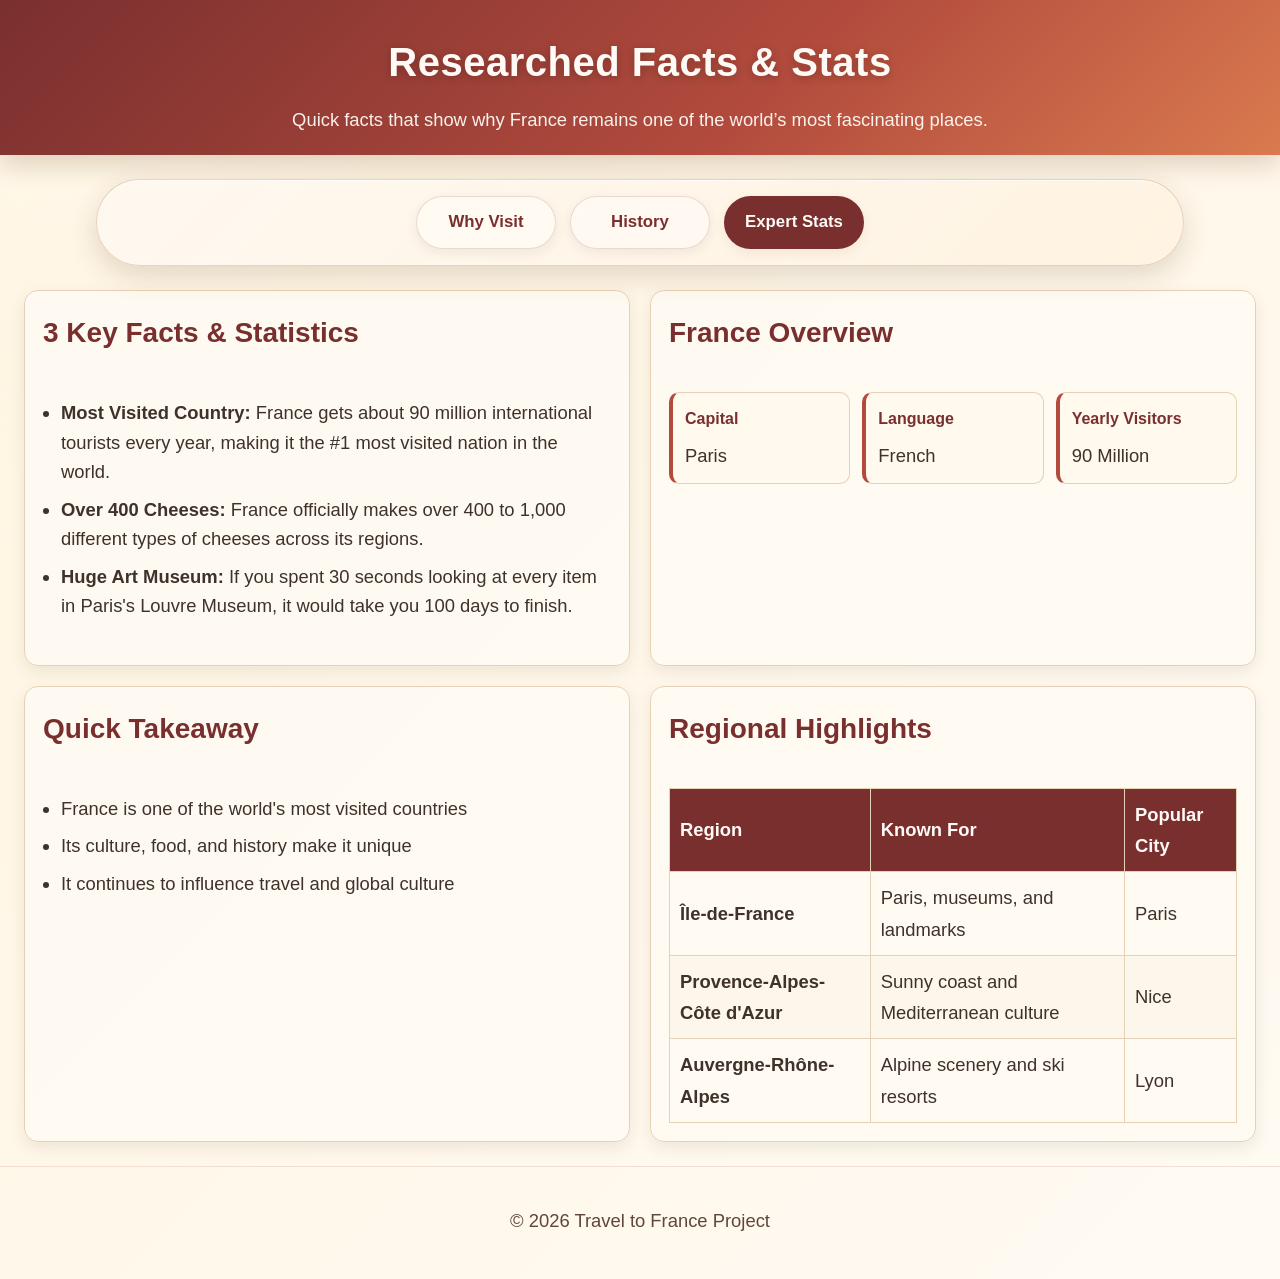
<file: expert.html>
<!DOCTYPE html>
<html lang="en">
<head>
    <meta charset="UTF-8">
    <meta name="viewport" content="width=device-width, initial-scale=1.0">
    <title>Travel France - Expert Facts</title>
    <link rel="icon" type="image/x-icon" href="https://upload.wikimedia.org/wikipedia/en/c/c3/Flag_of_France.svg">
    <link rel="stylesheet" href="style.css">
</head>
<body>

    <header>
        <h1>Researched Facts & Stats</h1>
        <p>Quick facts that show why France remains one of the world’s most fascinating places.</p>
    </header>

    <nav class="main-nav">
        <ul>
            <li><a href="index.html">Why Visit</a></li>
            <li><a href="history.html">History</a></li>
            <li><a href="expert.html" class="active">Expert Stats</a></li>
        </ul>
    </nav>

    <main class="page-grid">
        <div class="section full">
            <h2>3 Key Facts & Statistics</h2>
            <ul>
                <li><strong>Most Visited Country:</strong> France gets about 90 million international tourists every year, making it the #1 most visited nation in the world.</li>
                <li><strong>Over 400 Cheeses:</strong> France officially makes over 400 to 1,000 different types of cheeses across its regions.</li>
                <li><strong>Huge Art Museum:</strong> If you spent 30 seconds looking at every item in Paris's Louvre Museum, it would take you 100 days to finish.</li>
            </ul>
        </div>

        <div class="section">
            <h2>France Overview</h2>
            <div class="info-grid">
                <div class="info-card">
                    <h3>Capital</h3>
                    <p>Paris</p>
                </div>
                <div class="info-card">
                    <h3>Language</h3>
                    <p>French</p>
                </div>
                <div class="info-card">
                    <h3>Yearly Visitors</h3>
                    <p>90 Million</p>
                </div>
            </div>
        </div>

        <div class="section">
            <h2>Quick Takeaway</h2>
            <ul>
                <li>France is one of the world's most visited countries</li>
                <li>Its culture, food, and history make it unique</li>
                <li>It continues to influence travel and global culture</li>
            </ul>
        </div>

        <div class="section full">
            <h2>Regional Highlights</h2>
            <table>
                <thead>
                    <tr>
                        <th>Region</th>
                        <th>Known For</th>
                        <th>Popular City</th>
                    </tr>
                </thead>
                <tbody>
                    <tr>
                        <td>Île-de-France</td>
                        <td>Paris, museums, and landmarks</td>
                        <td>Paris</td>
                    </tr>
                    <tr>
                        <td>Provence-Alpes-Côte d'Azur</td>
                        <td>Sunny coast and Mediterranean culture</td>
                        <td>Nice</td>
                    </tr>
                    <tr>
                        <td>Auvergne-Rhône-Alpes</td>
                        <td>Alpine scenery and ski resorts</td>
                        <td>Lyon</td>
                    </tr>
                </tbody>
            </table>
        </div>
    </main>

    <footer>
        <p>&copy; 2026 Travel to France Project</p>
    </footer>

</body>
</html>
</file>
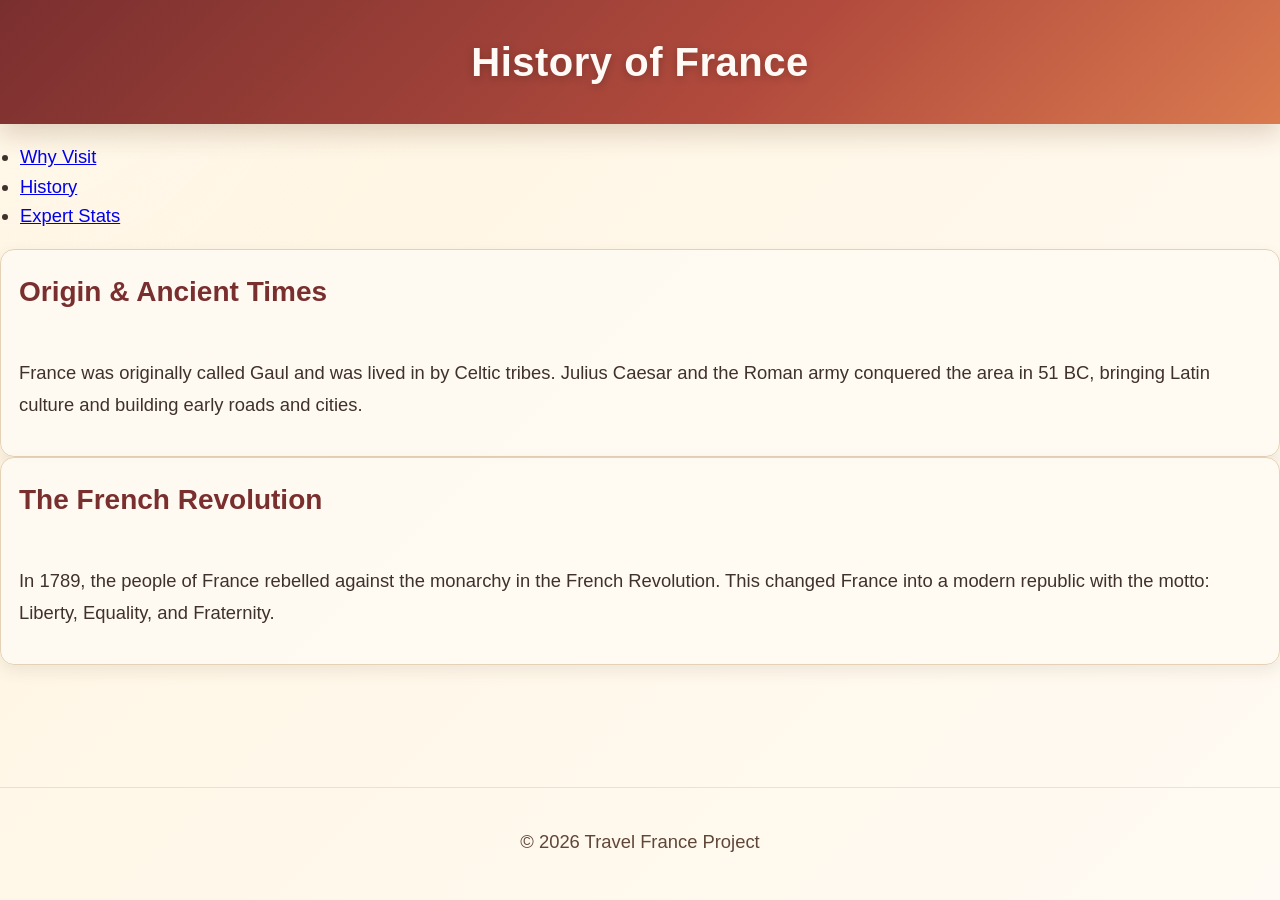
<file: History.html>
<!DOCTYPE html>
<html lang="en">
<head>
    <meta charset="UTF-8">
    <meta name="viewport" content="width=device-width, initial-scale=1.0">
    <title>Travel France - History</title>
    <link rel="icon" type="image/x-icon" href="https://upload.wikimedia.org/wikipedia/en/c/c3/Flag_of_France.svg">
    <link rel="stylesheet" href="style.css">
</head>
<body>

    <header>
        <h1>History of France</h1>
    </header>

    <nav>
        <ul>
            <li><a href="index.html">Why Visit</a></li>
            <li><a href="history.html">History</a></li>
            <li><a href="expert.html">Expert Stats</a></li>
        </ul>
    </nav>

    <main>
        <div class="section">
            <h2>Origin & Ancient Times</h2>
            <p>France was originally called Gaul and was lived in by Celtic tribes. Julius Caesar and the Roman army conquered the area in 51 BC, bringing Latin culture and building early roads and cities.</p>
        </div>

        <div class="section">
            <h2>The French Revolution</h2>
            <p>In 1789, the people of France rebelled against the monarchy in the French Revolution. This changed France into a modern republic with the motto: Liberty, Equality, and Fraternity.</p>
        </div>
    </main>

    <footer>
        <p>&copy; 2026 Travel France Project</p>
    </footer>

</body>
</html>
</file>
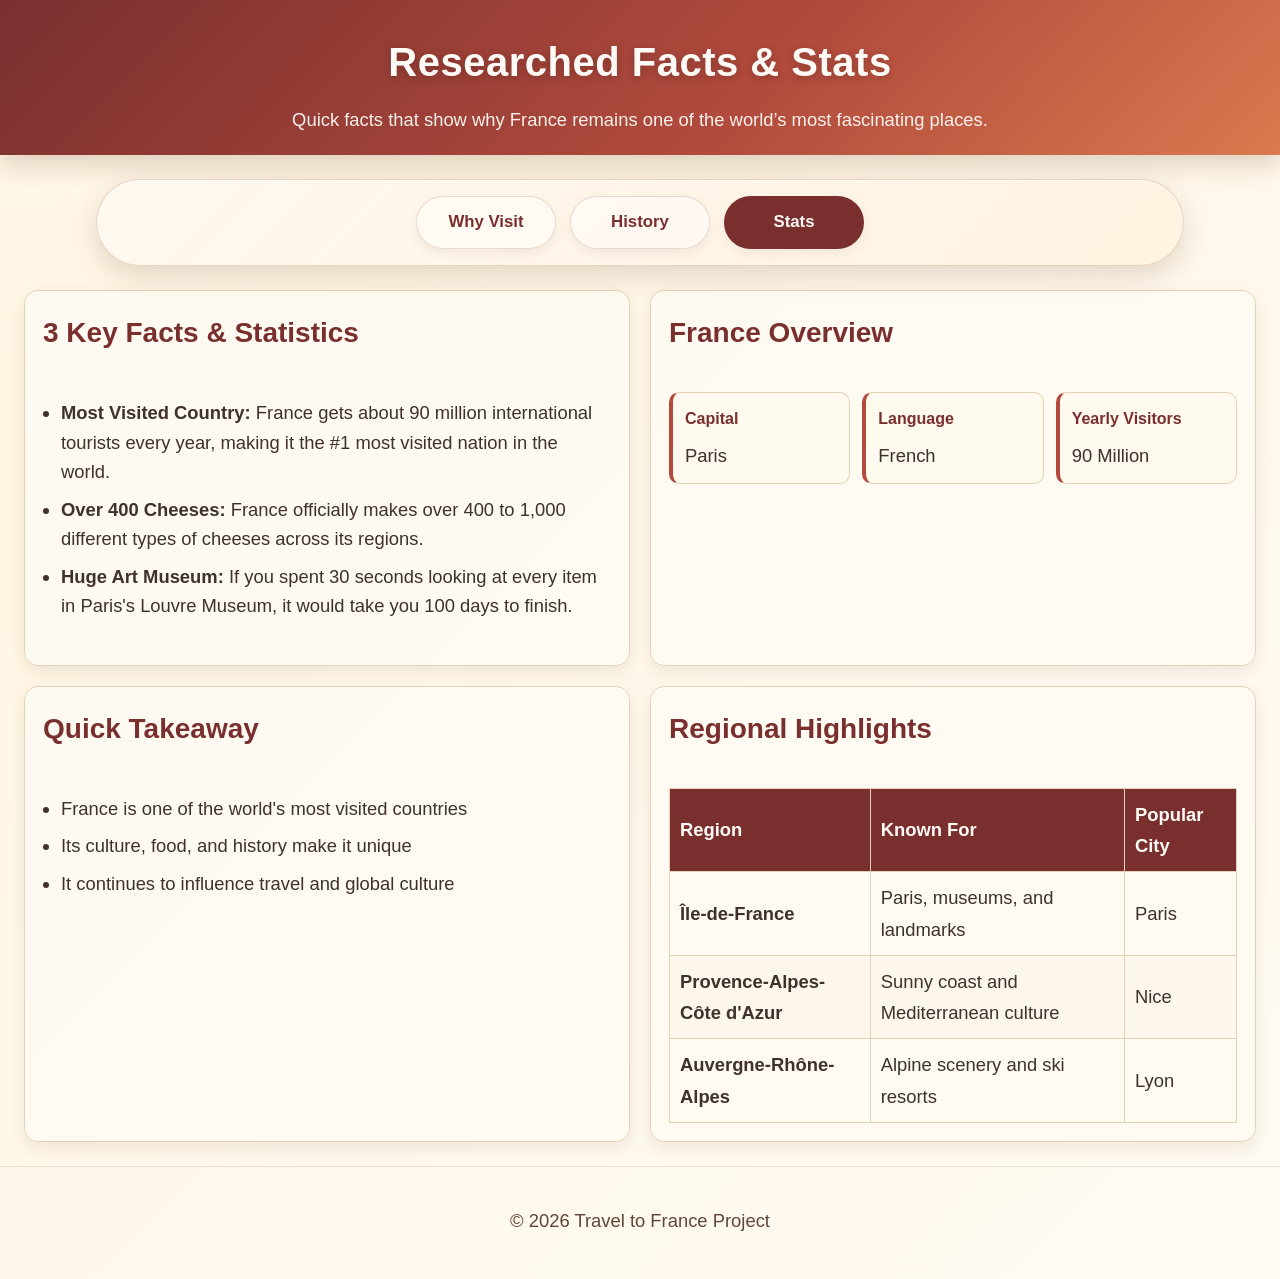
<file: Statistic.html>
<!DOCTYPE html>
<html lang="en">
<head>
    <meta charset="UTF-8">
    <meta name="viewport" content="width=device-width, initial-scale=1.0">
    <title>Travel France - Statistics</title>
    <link rel="icon" type="image/x-icon" href="https://upload.wikimedia.org/wikipedia/en/c/c3/Flag_of_France.svg">
    <link rel="stylesheet" href="style.css">
</head>
<body>

    <header>
        <h1>Researched Facts & Stats</h1>
        <p>Quick facts that show why France remains one of the world’s most fascinating places.</p>
    </header>

    <nav class="main-nav">
        <ul>
            <li><a href="index.html">Why Visit</a></li>
            <li><a href="history.html">History</a></li>
            <li><a href="Statistic.html" class="active">Stats</a></li>
        </ul>
    </nav>

    <main class="page-grid">
        <div class="section full">
            <h2>3 Key Facts & Statistics</h2>
            <ul>
                <li><strong>Most Visited Country:</strong> France gets about 90 million international tourists every year, making it the #1 most visited nation in the world.</li>
                <li><strong>Over 400 Cheeses:</strong> France officially makes over 400 to 1,000 different types of cheeses across its regions.</li>
                <li><strong>Huge Art Museum:</strong> If you spent 30 seconds looking at every item in Paris's Louvre Museum, it would take you 100 days to finish.</li>
            </ul>
        </div>

        <div class="section">
            <h2>France Overview</h2>
            <div class="info-grid">
                <div class="info-card">
                    <h3>Capital</h3>
                    <p>Paris</p>
                </div>
                <div class="info-card">
                    <h3>Language</h3>
                    <p>French</p>
                </div>
                <div class="info-card">
                    <h3>Yearly Visitors</h3>
                    <p>90 Million</p>
                </div>
            </div>
        </div>

        <div class="section">
            <h2>Quick Takeaway</h2>
            <ul>
                <li>France is one of the world's most visited countries</li>
                <li>Its culture, food, and history make it unique</li>
                <li>It continues to influence travel and global culture</li>
            </ul>
        </div>

        <div class="section full">
            <h2>Regional Highlights</h2>
            <table>
                <thead>
                    <tr>
                        <th>Region</th>
                        <th>Known For</th>
                        <th>Popular City</th>
                    </tr>
                </thead>
                <tbody>
                    <tr>
                        <td>Île-de-France</td>
                        <td>Paris, museums, and landmarks</td>
                        <td>Paris</td>
                    </tr>
                    <tr>
                        <td>Provence-Alpes-Côte d'Azur</td>
                        <td>Sunny coast and Mediterranean culture</td>
                        <td>Nice</td>
                    </tr>
                    <tr>
                        <td>Auvergne-Rhône-Alpes</td>
                        <td>Alpine scenery and ski resorts</td>
                        <td>Lyon</td>
                    </tr>
                </tbody>
            </table>
        </div>
    </main>

    <footer>
        <p>&copy; 2026 Travel to France Project</p>
    </footer>

</body>
</html>
</file>
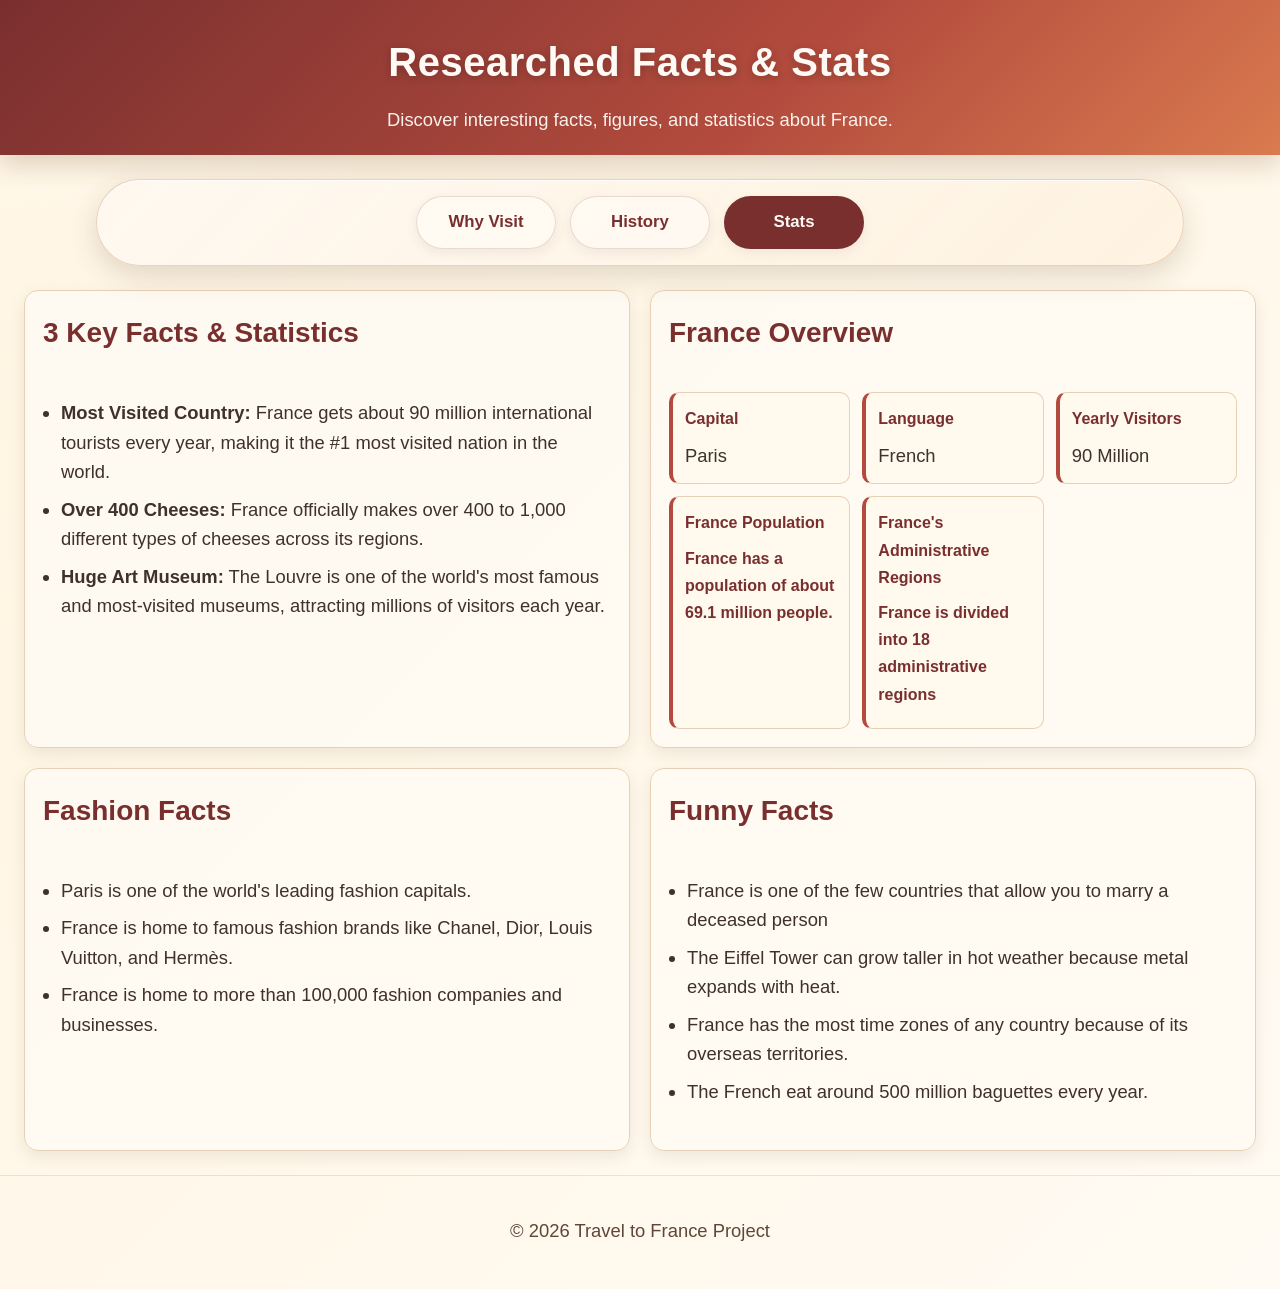
<file: Statistics.html>
<!DOCTYPE html>
<html lang="en">
<head>
    <meta charset="UTF-8">
    <meta name="viewport" content="width=device-width, initial-scale=1.0">
    <title>Travel France - Statistics</title>
    <link rel="icon" type="image/x-icon" href="https://upload.wikimedia.org/wikipedia/en/c/c3/Flag_of_France.svg">
    <link rel="stylesheet" href="style.css">
</head>
<body>

    <header>
        <h1>Researched Facts & Stats</h1>
        <p>Discover interesting facts, figures, and statistics about France.</p>
    </header>

    <nav class="main-nav">
        <ul>
            <li><a href="index.html">Why Visit</a></li>
            <li><a href="history.html">History</a></li>
            <li><a href="Statistics.html" class="active">Stats</a></li>
        </ul>
    </nav>

    <main class="page-grid">
        <div class="section full">
            <h2>3 Key Facts & Statistics</h2>
            <ul>
                <li><strong>Most Visited Country:</strong> France gets about 90 million international tourists every year, making it the #1 most visited nation in the world.</li>
                <li><strong>Over 400 Cheeses:</strong> France officially makes over 400 to 1,000 different types of cheeses across its regions.</li>
                <li><strong>Huge Art Museum:</strong> The Louvre is one of the world's most famous and most-visited museums, attracting millions of visitors each year. </li>
            </ul>
        </div>

        <div class="section">
            <h2>France Overview</h2>
            <div class="info-grid">
                <div class="info-card">
                    <h3>Capital</h3>
                    <p>Paris</p>
                </div>
                <div class="info-card">
                    <h3>Language</h3>
                    <p>French</p>
                </div>
                <div class="info-card">
                    <h3>Yearly Visitors</h3>
                    <p>90 Million</p>
                </div>
                <div class="info-card">
                    <h3>France Population</h3>
                    <h3>France has a population of about 69.1 million people.</h3>
                </div>
                <div class="info-card">
                    <h3>France's Administrative Regions</h3>
                    <h3>France is divided into 18 administrative regions</h3>
                </div>
            </div>
        </div>

        <div class="section">
            <h2>Fashion Facts</h2>
            <ul>
                <li>Paris is one of the world's leading fashion capitals.</li>
                <li>France is home to famous fashion brands like Chanel, Dior, Louis Vuitton, and Hermès.</li>
                <li>France is home to more than 100,000 fashion companies and businesses.</li>
            </ul>
        </div>

        <div class="section">
            <h2>Funny Facts</h2>
            <ul>
                <li>France is one of the few countries that allow you to marry a deceased person</li>
                <li>The Eiffel Tower can grow taller in hot weather because metal expands with heat.</li>
                <li>France has the most time zones of any country because of its overseas territories.</li>
                <li>The French eat around 500 million baguettes every year.</li>
            </ul>
        </div>
    </main>

    <footer>
        <p>&copy; 2026 Travel to France Project</p>
    </footer>

</body>
</html>
</file>
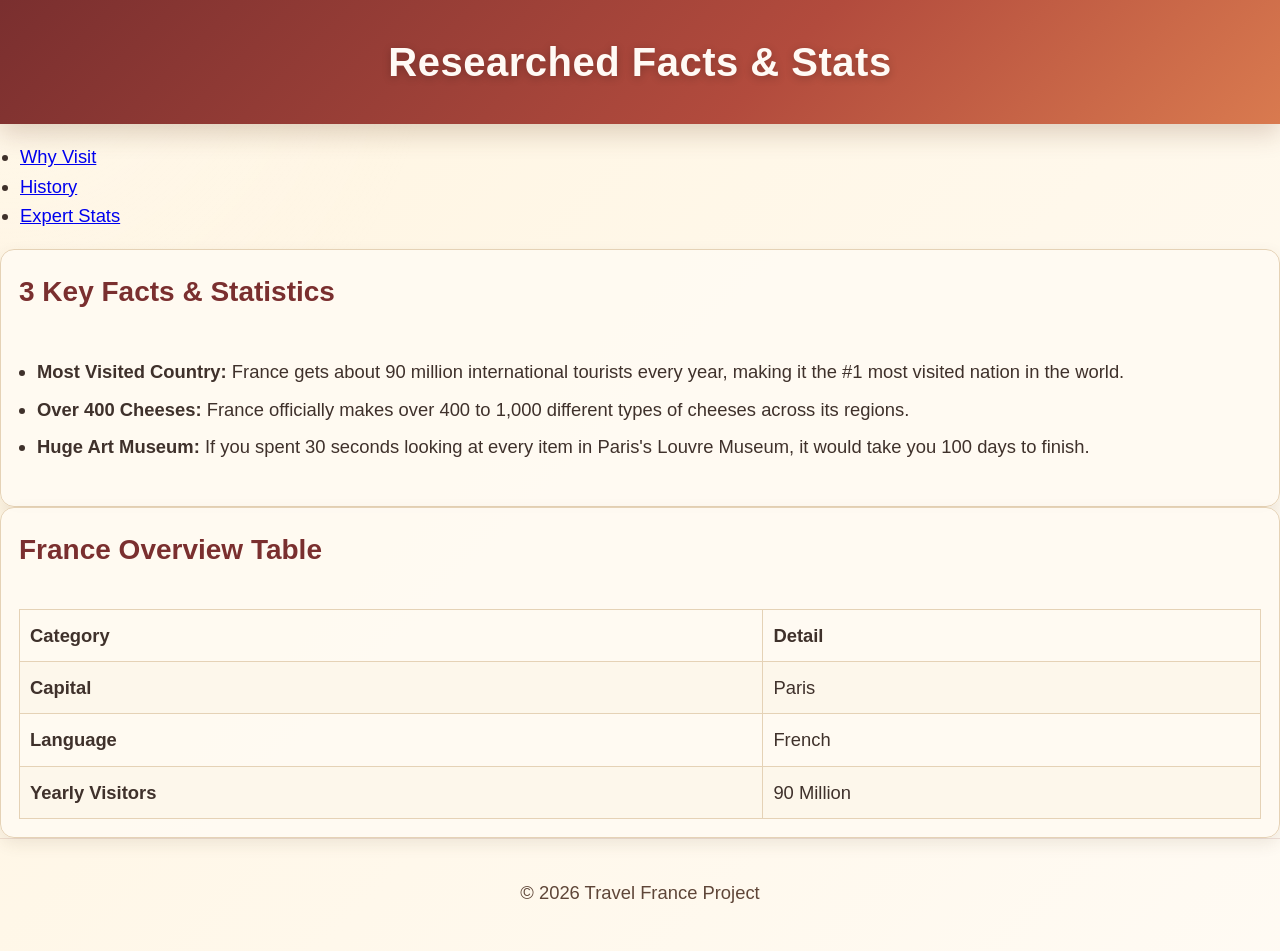
<file: Stats and Facts.html>
<!DOCTYPE html>
<html lang="en">
<head>
    <meta charset="UTF-8">
    <meta name="viewport" content="width=device-width, initial-scale=1.0">
    <title>Travel France - Expert Facts</title>
    <link rel="icon" type="image/x-icon" href="https://upload.wikimedia.org/wikipedia/en/c/c3/Flag_of_France.svg">
    <link rel="stylesheet" href="style.css">
</head>
<body>

    <header>
        <h1>Researched Facts & Stats</h1>
    </header>

    <nav>
        <ul>
            <li><a href="index.html">Why Visit</a></li>
            <li><a href="history.html">History</a></li>
            <li><a href="expert.html">Expert Stats</a></li>
        </ul>
    </nav>

    <main>
        <div class="section">
            <h2>3 Key Facts & Statistics</h2>
            <ul>
                <li><strong>Most Visited Country:</strong> France gets about 90 million international tourists every year, making it the #1 most visited nation in the world.</li>
                <li><strong>Over 400 Cheeses:</strong> France officially makes over 400 to 1,000 different types of cheeses across its regions.</li>
                <li><strong>Huge Art Museum:</strong> If you spent 30 seconds looking at every item in Paris's Louvre Museum, it would take you 100 days to finish.</li>
            </ul>
        </div>

        <div class="section">
            <h2>France Overview Table</h2>
            <table>
                <tr>
                    <th>Category</th>
                    <th>Detail</th>
                </tr>
                <tr>
                    <td>Capital</td>
                    <td>Paris</td>
                </tr>
                <tr>
                    <td>Language</td>
                    <td>French</td>
                </tr>
                <tr>
                    <td>Yearly Visitors</td>
                    <td>90 Million</td>
                </tr>
            </table>
        </div>
    </main>

    <footer>
        <p>&copy; 2026 Travel France Project</p>
    </footer>

</body>
</html>
</file>
<file: style.css>
* {
  box-sizing: border-box;
}

body {
  margin: 0;
  font-family: "Segoe UI", Tahoma, Geneva, Verdana, sans-serif;
  font-size: 1.15rem;
  line-height: 1.7;
  color: #3f312b;
  padding: 0;
  overflow-x: hidden;
  min-height: 100vh;
  display: flex;
  flex-direction: column;
  background:
    linear-gradient(135deg, rgba(255, 244, 222, 0.94), rgba(255, 250, 242, 0.9)),
    url('https://images.unsplash.com/photo-1499856871958-5b9627545d1a?auto=format&fit=crop&w=1600&q=80') center/cover fixed;
}

body::before {
  content: "";
  position: fixed;
  inset: 0;
  background: radial-gradient(circle at top left, rgba(255, 255, 255, 0.35), transparent 28%);
  pointer-events: none;
  z-index: -1;
}

header,
nav,
main,
footer {
  width: 100%;
  box-sizing: border-box;
}

main {
  flex: 1;
}

header {
  text-align: center;
  padding: 28px 24px 20px;
  background: linear-gradient(135deg, #7a2f2f, #b24b3d 60%, #d97a4f);
  color: #fffaf5;
  box-shadow: 0 10px 24px rgba(98, 56, 24, 0.2);
}

header h1 {
  margin: 0 0 8px;
  font-size: 2.5rem;
  letter-spacing: 0.5px;
  text-shadow: 0 2px 8px rgba(0, 0, 0, 0.22);
}

header p {
  margin: 0;
  font-size: 1.15rem;
  opacity: 0.95;
}

nav.main-nav {
  width: min(100%, 1120px);
  margin: 24px auto 0;
  padding: 0 16px;
}

nav.main-nav ul {
  list-style: none;
  display: flex;
  justify-content: center;
  align-items: center;
  flex-wrap: wrap;
  gap: 14px;
  padding: 16px 24px;
  margin: 0;
  min-height: 74px;
  background: linear-gradient(135deg, rgba(255, 248, 240, 0.96), rgba(255, 242, 224, 0.92));
  border: 1px solid rgba(184, 117, 70, 0.28);
  border-radius: 999px;
  box-shadow: 0 10px 28px rgba(74, 48, 26, 0.16), inset 0 1px 0 rgba(255, 255, 255, 0.8);
  backdrop-filter: blur(10px);
  -webkit-backdrop-filter: blur(10px);
}

nav.main-nav li {
  display: flex;
}

nav.main-nav a {
  display: inline-flex;
  align-items: center;
  justify-content: center;
  min-width: 140px;
  padding: 12px 20px;
  color: #7a2f2f;
  font-size: 1.05rem;
  font-weight: 700;
  text-decoration: none;
  border-radius: 999px;
  background: rgba(255, 250, 242, 0.92);
  border: 1px solid rgba(122, 47, 47, 0.16);
  box-shadow: 0 4px 12px rgba(74, 48, 26, 0.08);
  transition: background 0.2s ease, color 0.2s ease;
}

nav.main-nav a:hover,
nav.main-nav a:focus-visible,
nav.main-nav a.active {
  background: #7a2f2f;
  color: #fffaf5;
}

nav.main-nav a:visited {
  color: #7a2f2f;
}

.page-grid {
  display: grid;
  grid-template-columns: repeat(2, minmax(0, 1fr));
  gap: 20px;
  width: 100%;
  max-width: 1280px;
  margin: 24px auto 0;
  padding: 0 24px 24px;
  align-items: stretch;
}

.section {
  margin: 0;
  padding: 18px;
  background: rgba(255, 250, 242, 0.96);
  border-radius: 14px;
  border: 1px solid #e5d2b6;
  box-shadow: 0 6px 16px rgba(93, 66, 35, 0.1);
  display: flex;
  flex-direction: column;
  min-height: 100%;
}

.section.full {
  grid-column: auto;
}

h2 {
  margin-top: 0;
  color: #7a2f2f;
  font-size: 1.75rem;
}

img {
  display: block;
  width: 100%;
  max-width: 100%;
  height: auto;
  margin: 15px auto;
  border-radius: 12px;
  box-shadow: 0 6px 14px rgba(73, 48, 27, 0.16);
}

ul, ol {
  padding-left: 20px;
  line-height: 1.6;
}

.section ul {
  padding-left: 18px;
}

.section li {
  margin-bottom: 8px;
}

.info-grid {
  display: grid;
  grid-template-columns: repeat(3, minmax(0, 1fr));
  gap: 12px;
  margin-top: 12px;
}

.info-card {
  background-color: #fff9ee;
  border: 1px solid #e5d2b6;
  border-left: 4px solid #b24b3d;
  border-radius: 10px;
  padding: 12px;
}

.info-card h3 {
  margin: 0 0 8px;
  color: #7a2f2f;
  font-size: 1rem;
}

.info-card p {
  margin: 0;
  color: #3f312b;
}

table {
  width: 100%;
  border-collapse: collapse;
  margin-top: 12px;
}

thead {
  background-color: #7a2f2f;
  color: #fffaf5;
}

th, td {
  border: 1px solid #e5d2b6;
  padding: 10px;
  text-align: left;
}

tbody tr:nth-child(even) {
  background-color: #fdf7eb;
}

tbody tr:hover {
  background-color: #f8e6c8;
}

th:first-child,
td:first-child {
  font-weight: bold;
}

.map-image {
  display: block;
  width: min(100%, 600px);
  margin: 15px auto 0;
  border: 3px solid #b24b3d;
  border-radius: 12px;
}

footer {
  text-align: center;
  margin-top: auto;
  padding: 20px 24px 24px;
  color: #5f4638;
  border-top: 1px solid rgba(122, 47, 47, 0.12);
}

@media (max-width: 760px) {
  .page-grid {
    grid-template-columns: 1fr;
    padding: 0 16px 16px;
  }

  .info-grid {
    grid-template-columns: 1fr;
  }

  nav.main-nav ul {
    border-radius: 24px;
    padding: 14px 16px;
  }
}

::selection {
  background-color: #7a2f2f;
  color: #fffaf5;
}

::-webkit-scrollbar {
  width: 10px;
}

::-webkit-scrollbar-track {
  background: #fff4de;
}

::-webkit-scrollbar-thumb {
  background: #b24b3d;
  border-radius: 10px;
}

::-webkit-scrollbar-thumb:hover {
  background: #7a2f2f;
}

header {
  animation: headerDrop 0.8s ease-out;
}

@keyframes headerDrop {
  from {
    opacity: 0;
    transform: translateY(-30px);
  }
  to {
    opacity: 1;
  }
}

nav.main-nav {
  animation: navFade 0.8s ease-out;
}

@keyframes navFade {
  from {
    opacity: 0;
    transform: translateY(-15px);
  }
  to {
    opacity: 1;
  }
}

.section {
  animation: sectionAppear 0.7s ease-out;
  transition: transform 0.25s;
}

@keyframes sectionAppear {
  from {
    opacity: 0;
    transform: translateY(25px);
  }
  to {
    opacity: 1;
  }
}

.section:hover {
  transform: translateY(-4px);
}

.info-card {
  transition: transform 0.25s;
}

.info-card:hover {
  transform: translateY(-5px);
}

img {
  transition: transform 0.3s;
}

img:hover {
  transform: scale(1.02);
}
</file>
